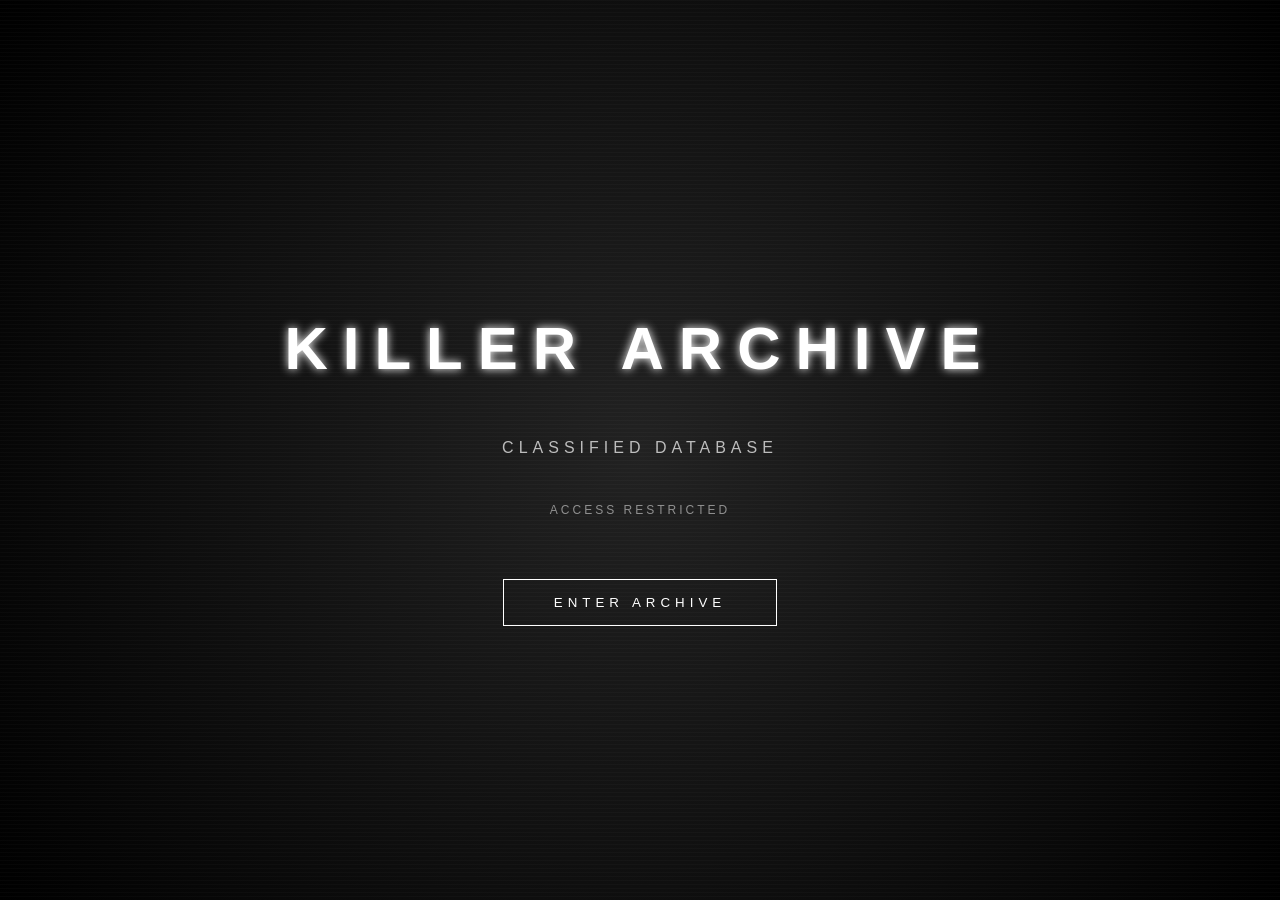
<file: index.html>
<!DOCTYPE html>
<html>

<head>

    <title>KILLER ARCHIVE</title>

    <link rel="stylesheet" href="style.css">

</head>


<body>

<main class="home">

    <h1>KILLER ARCHIVE</h1>

    <p class="subtitle">
        CLASSIFIED DATABASE
    </p>

    <p class="warning">
        ACCESS RESTRICTED
    </p>

<a href="authorization.html">

<button>
    ENTER ARCHIVE
</button>

</a >

</body>

</html>
</file>
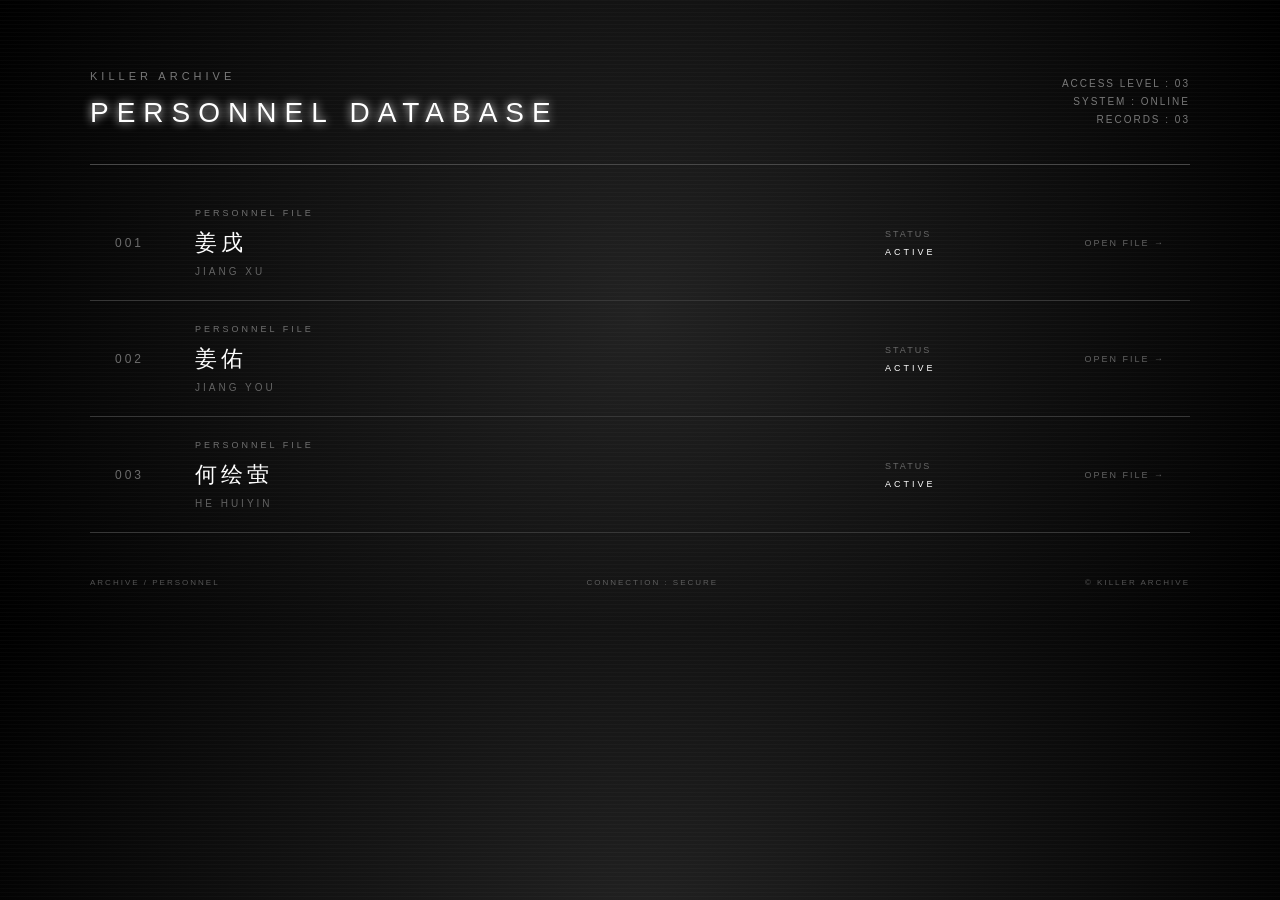
<file: archive.html>
<!DOCTYPE html>
<html>

<head>

    <title>Personnel Database</title>

    <link rel="stylesheet" href="style.css">

</head>


<body>

    <main class="archive-page">

        <header class="archive-header">

            <div>
                <p class="small-text">KILLER ARCHIVE</p >
                <h1>PERSONNEL DATABASE</h1>
            </div>

            <div class="system-info">
                <p>ACCESS LEVEL : 03</p >
                <p>SYSTEM : ONLINE</p >
                <p>RECORDS : 03</p >
            </div>

        </header>


        <div class="archive-line"></div>


        <section class="records">

           <a href="jiangxu.html" class="record">

                <div class="record-number">
                    001
                </div>

                <div class="record-main">

                    <p class="record-type">
                        PERSONNEL FILE
                    </p >

                    <h2>姜戌</h2>

                    <p class="english-name">
                        JIANG XU
                    </p >

                </div>

                <div class="record-status">

                    <p>STATUS</p >
                    <strong>ACTIVE</strong>

                </div>

                <div class="open-file">
                    OPEN FILE →
                </div>

            </a >


            <a href="#" class="record">

                <div class="record-number">
                    002
                </div>

                <div class="record-main">

                    <p class="record-type">
                        PERSONNEL FILE
                    </p >

                    <h2>姜佑</h2>

                    <p class="english-name">
                        JIANG YOU
                    </p >

                </div>

                <div class="record-status">

                    <p>STATUS</p >
                    <strong>ACTIVE</strong>

                </div>

                <div class="open-file">
                    OPEN FILE →
                </div>

            </a >


            <a href="#" class="record">

                <div class="record-number">
                    003
                </div>

                <div class="record-main">

                    <p class="record-type">
                        PERSONNEL FILE
                    </p >

                    <h2>何绘萤</h2>

                    <p class="english-name">
                        HE HUIYIN
                    </p >

                </div>

                <div class="record-status">

                    <p>STATUS</p >
                    <strong>ACTIVE</strong>

                </div>

                <div class="open-file">
                    OPEN FILE →
                </div>

            </a >

        </section>


        <footer class="archive-footer">

            <span>ARCHIVE / PERSONNEL</span>

            <span>CONNECTION : SECURE</span>

            <span>© KILLER ARCHIVE</span>

        </footer>

    </main>

</body>

</html>
</file>
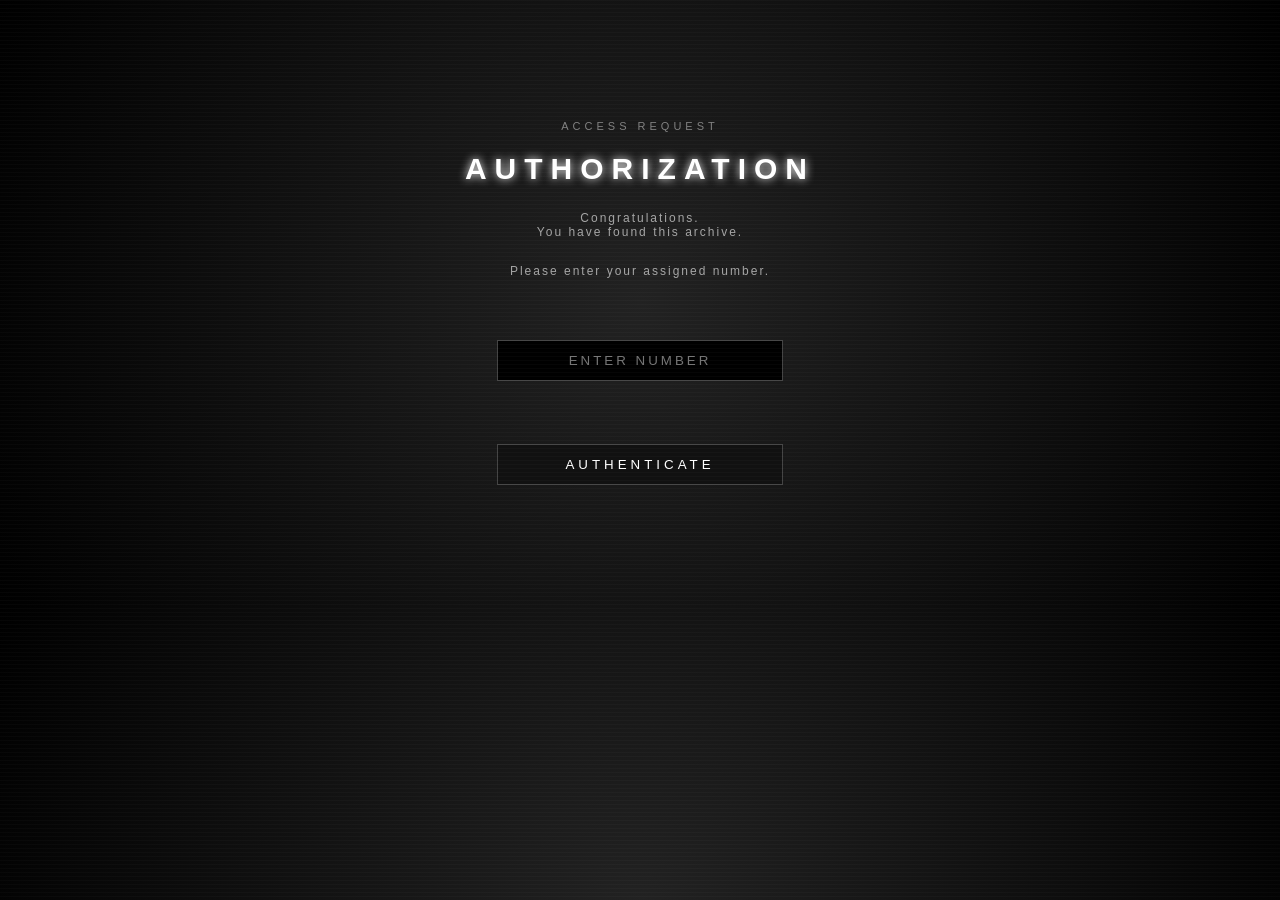
<file: authorization.html>
<!DOCTYPE html>
<html>

<head>

    <title>Authorization</title>

    <link rel="stylesheet" href="style.css">

</head>

<body>

    <main class="auth-page">

        <p class="small-text">
            ACCESS REQUEST
        </p >

        <h1>AUTHORIZATION</h1>

        <p class="auth-text">
            Congratulations.<br>
            You have found this archive.
        </p >

        <p class="auth-text">
            Please enter your assigned number.
        </p >

        <input
            type="text"
            id="codeInput"
            placeholder="ENTER NUMBER">
<p id="message"></p >
        <button onclick="enterArchive()">
            AUTHENTICATE
        </button>

    </main>

    <script src="script.js"></script>

</body>

</html>
</file>
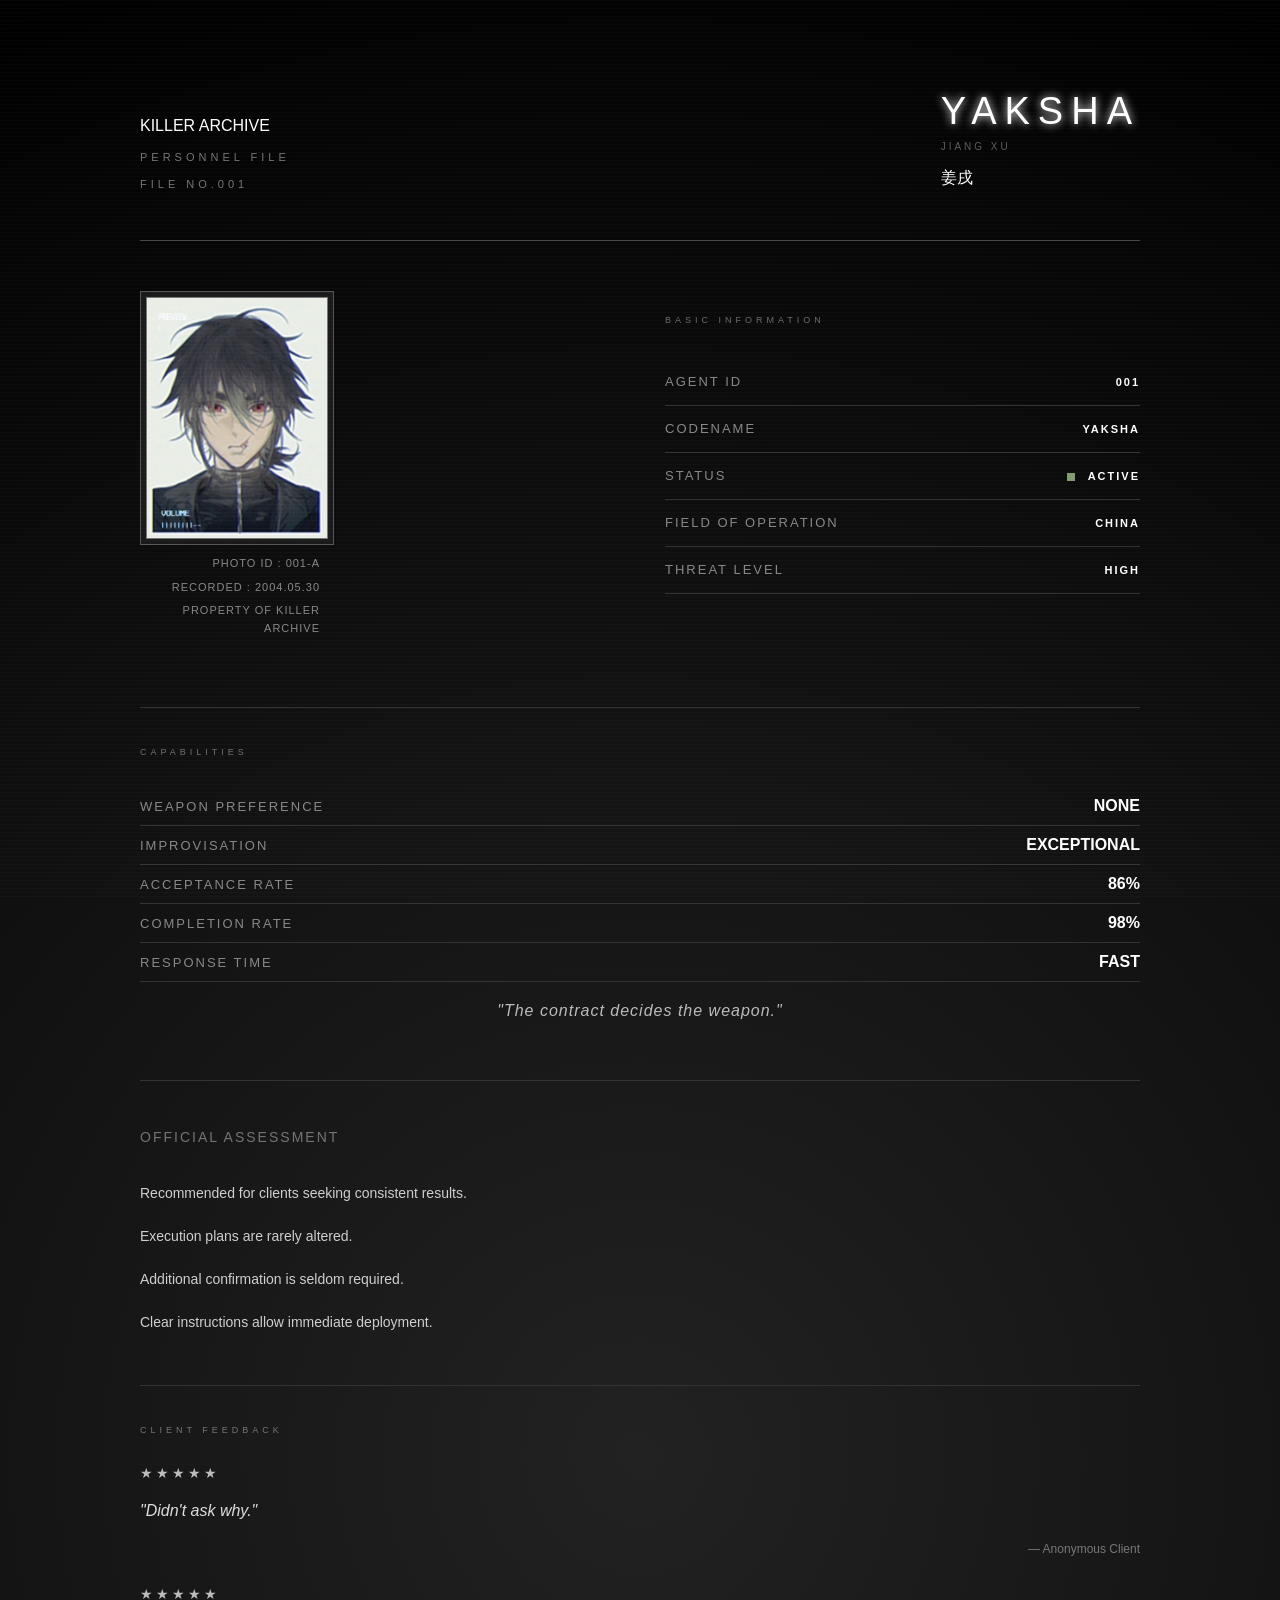
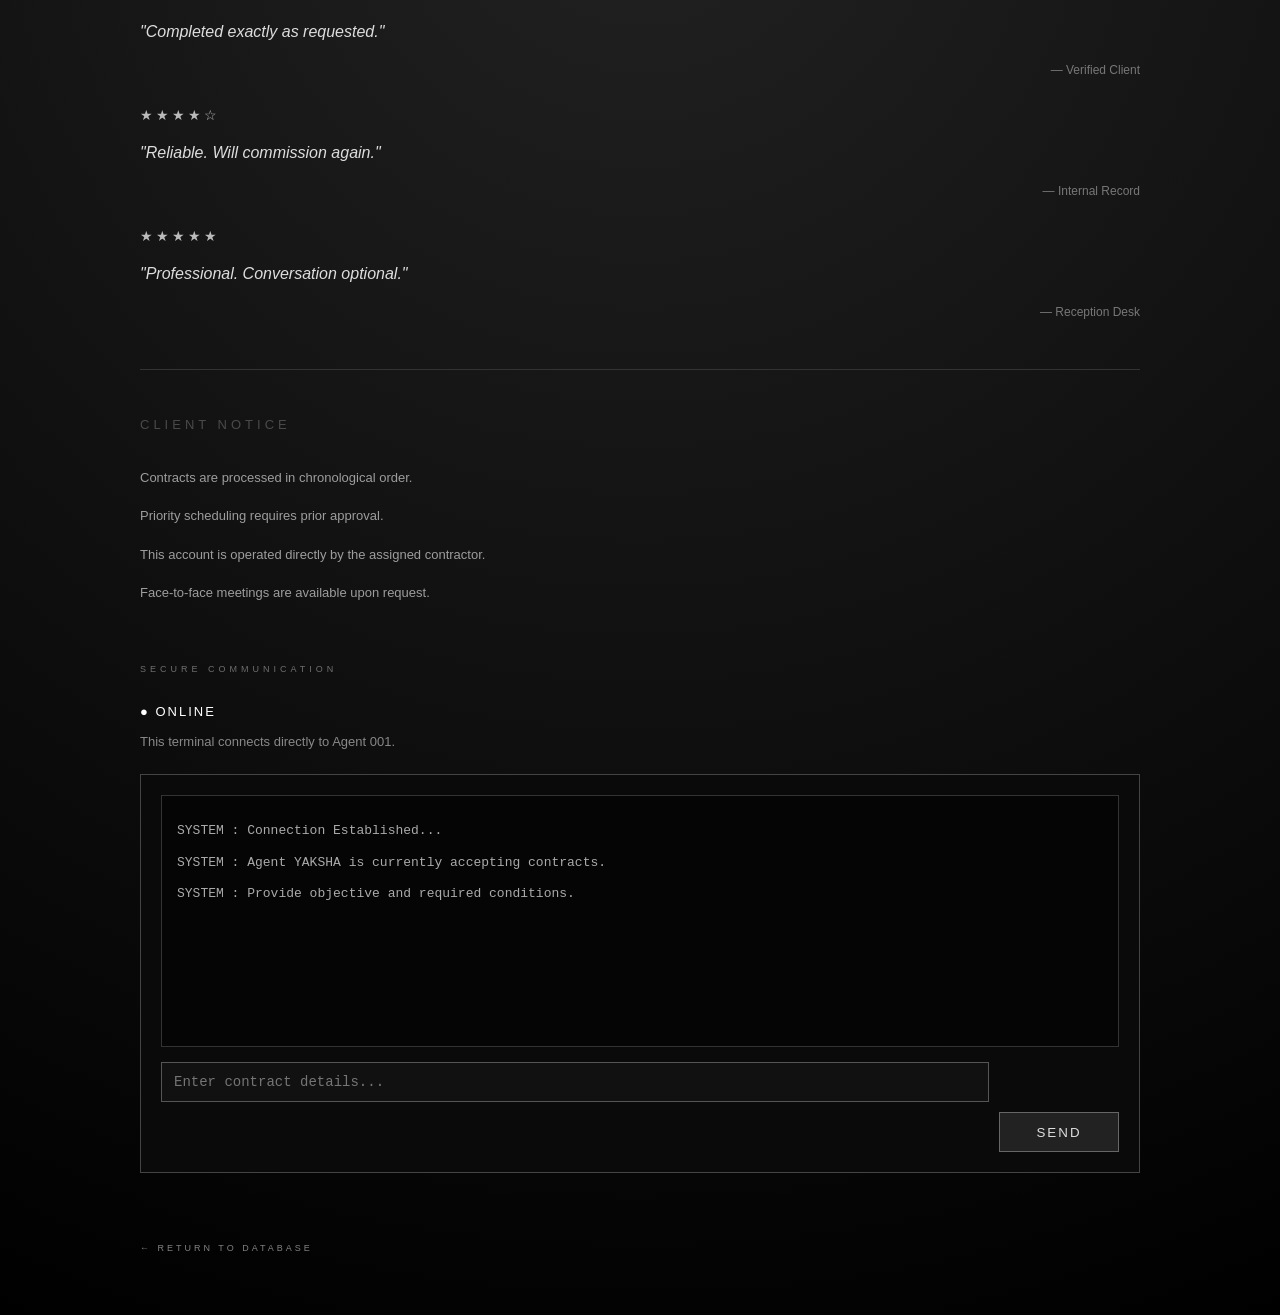
<file: jiangxu.html>
<!DOCTYPE html>
<html lang="en">

<head>

    <meta charset="UTF-8">

    <meta name="viewport" content="width=device-width, initial-scale=1.0">

    <title>JIANG XU — Personnel File</title>

    <link rel="stylesheet" href="style.css">
    <script src="script.js" defer></script>
</head>


<body>


<main class="character-page">



<!-- =========================
     HEADER
========================== -->


<header class="character-header">


    <div class="header-left">


        <p class="archive-title">
            KILLER ARCHIVE
        </p >


        <p class="small-text">
            PERSONNEL FILE
        </p >


        <p class="small-text">
            FILE NO.001
        </p >


    </div>




    <div class="header-right">


        <h1>
            YAKSHA
        </h1>


        <p class="english-name">
            JIANG XU
        </p >


        <p class="chinese-name">
            姜戌
        </p >


    </div>


</header>




<div class="archive-line"></div>





<!-- =========================
     PHOTO + BASIC INFORMATION
========================== -->


<section class="character-info">



    <div class="photo-area">



        <div class="photo-placeholder">


            <img src="images/jiangxu-id.jpg" alt="JIANG XU">


        </div>



        <div class="photo-caption">


            <span>
                PHOTO ID : 001-A
            </span>


            <span>
                RECORDED : 2004.05.30
            </span>


            <span>
                PROPERTY OF KILLER ARCHIVE
            </span>


        </div>


    </div>





    <div class="basic-info">



        <p class="info-title">
            BASIC INFORMATION
        </p >




        <div class="info-row">

            <span>
                AGENT ID
            </span>

            <span>
                001
            </span>

        </div>




        <div class="info-row">

            <span>
                CODENAME
            </span>

            <span>
                YAKSHA
            </span>

        </div>




        <div class="info-row">

            <span>
                STATUS
            </span>

            <span>

                <span class="status-dot active"></span>

                ACTIVE

            </span>

        </div>




        <div class="info-row">

            <span>
                FIELD OF OPERATION
            </span>

            <span>
                CHINA
            </span>

        </div>




        <div class="info-row">

            <span>
                THREAT LEVEL
            </span>

            <span>
                HIGH
            </span>

        </div>



    </div>



</section>
<!-- =========================
     CAPABILITIES
========================== -->


<section class="profile">


    <p class="info-title">
        CAPABILITIES
    </p >



    <div class="info-row">

        <span>
            WEAPON PREFERENCE
        </span>

        <span>
            NONE
        </span>

    </div>



    <div class="info-row">

        <span>
            IMPROVISATION
        </span>

        <span>
            EXCEPTIONAL
        </span>

    </div>



    <div class="info-row">

        <span>
            ACCEPTANCE RATE
        </span>

        <span>
            86%
        </span>

    </div>



    <div class="info-row">

        <span>
            COMPLETION RATE
        </span>

        <span>
            98%
        </span>

    </div>



    <div class="info-row">

        <span>
            RESPONSE TIME
        </span>

        <span>
            FAST
        </span>

    </div>



    <p class="quote">

        "The contract decides the weapon."

    </p >


</section>





<!-- =========================
     OFFICIAL ASSESSMENT
========================== -->


<section class="assessment">


    <p class="info-title">
        OFFICIAL ASSESSMENT
    </p >



    <p>
        Recommended for clients seeking
        consistent results.
    </p >



    <p>
        Execution plans are rarely altered.
    </p >



    <p>
        Additional confirmation is seldom required.
    </p >



    <p>
        Clear instructions allow
        immediate deployment.
    </p >



</section>







<!-- =========================
     CLIENT FEEDBACK
========================== -->


<section class="feedback">


    <p class="info-title">
        CLIENT FEEDBACK
    </p >




    <div class="feedback-card">


        <div class="stars">
            ★★★★★
        </div>


        <p class="feedback-text">

            "Didn't ask why."

        </p >


        <p class="feedback-author">

            — Anonymous Client

        </p >


    </div>





    <div class="feedback-card">


        <div class="stars">
            ★★★★★
        </div>


        <p class="feedback-text">

            "Completed exactly as requested."

        </p >


        <p class="feedback-author">

            — Verified Client

        </p >


    </div>





    <div class="feedback-card">


        <div class="stars">
            ★★★★☆
        </div>


        <p class="feedback-text">

            "Reliable. Will commission again."

        </p >


        <p class="feedback-author">

            — Internal Record

        </p >


    </div>





    <div class="feedback-card">


        <div class="stars">
            ★★★★★
        </div>


        <p class="feedback-text">

            "Professional. Conversation optional."

        </p >


        <p class="feedback-author">

            — Reception Desk

        </p >


    </div>



</section>
<!-- =========================
     CLIENT NOTICE
========================== -->


<section class="notice">


    <p class="info-title">
        CLIENT NOTICE
    </p >



    <p>
        Contracts are processed in chronological order.
    </p >



    <p>
        Priority scheduling requires prior approval.
    </p >



    <p>
        This account is operated directly by the assigned contractor.
    </p >



    <p>
        Face-to-face meetings are available upon request.
    </p >



</section>





<!-- =========================
     SECURE COMMUNICATION
========================== -->


<section class="terminal">

    <p class="info-title">
        SECURE COMMUNICATION
    </p >



    <p class="terminal-status">
        ● ONLINE
    </p >



    <p class="terminal-note">
        This terminal connects directly to Agent 001.
    </p >





    <div class="terminal-window">



        <div class="chat-log" id="chat-log">


            <p>
                SYSTEM : Connection Established...
            </p >


            <p>
                SYSTEM : Agent YAKSHA is currently accepting contracts.
            </p >


            <p>
                SYSTEM : Provide objective and required conditions.
            </p >



        </div>





        <div class="chat-input">



            <input
                id="message-input"
                type="text"
                placeholder="Enter contract details..."
            >



            <button id="send-button">

                SEND

            </button>



        </div>





    </div>



</section>






<a href="" class="return-button">

    ← RETURN TO DATABASE

</a >





</main>



</body>


</html>
</file>
<file: style.css>
body {

    margin: 0;

   background:
radial-gradient(circle, #222, black);

    color: white;

    font-family: Arial, sans-serif;

}


.home {

    height: 100vh;

    display: flex;

    flex-direction: column;

    justify-content: center;

    align-items: center;

}


h1 {

    font-size: 60px;

    letter-spacing: 15px;

    text-shadow:
    0 0 10px white;

}


.subtitle {

    font-size: 16px;

    letter-spacing: 5px;

    opacity: 0.7;

}


button {

    margin-top:50px;

    padding:15px 50px;

    background:transparent;

    color:white;

    border:1px solid white;

    cursor:pointer;

    letter-spacing:5px;

    transition:0.3s;

}
button:hover {

    background:white;

    color:black;

    box-shadow:
    0 0 20px white;

}
body::before {

    content:"";

    position: fixed;

    top:0;

    left:0;

    width:100%;

    height:100%;

    background:
    repeating-linear-gradient(
        0deg,
        transparent,
        transparent 3px,
        rgba(255,255,255,0.05) 4px
    );

    pointer-events:none;

}
.warning {

    margin-top:30px;

    font-size:12px;

    letter-spacing:3px;

    opacity:0.5;

}
.archive {

    width: 800px;

    margin: 0 auto;

    padding-top: 100px;

}


.archive-number {

    font-size: 12px;

    letter-spacing: 4px;

    opacity: 0.5;

}


.archive h1 {

    margin-top: 30px;

    font-size: 45px;

    letter-spacing: 8px;

}


.personnel-list {

    margin-top: 80px;

    border-top: 1px solid #444;

}


.person {

    display: flex;

    justify-content: space-between;

    padding: 25px 10px;

    border-bottom: 1px solid #444;

    color: white;

    letter-spacing: 4px;

    transition: 0.3s;

}


.person:hover {

    padding-left: 30px;

    background: #111;

}


.personnel-list a {

    text-decoration: none;

}


.access-level {

    margin-top: 50px;

    font-size: 11px;

    letter-spacing: 3px;

    opacity: 0.4;

}
/* =========================
   PERSONNEL DATABASE
   ========================= */

.archive-page {

    width: 90%;

    max-width: 1100px;

    margin: 0 auto;

    padding: 70px 0 40px;

}


/* 顶部 */

.archive-header {

    display: flex;

    justify-content: space-between;

    align-items: flex-end;

}


.small-text {

    margin: 0 0 15px;

    font-size: 11px;

    letter-spacing: 4px;

    opacity: 0.45;

}


.archive-header h1 {

    margin: 0;

    font-size: 28px;

    font-weight: normal;

    letter-spacing: 8px;

}


.system-info {

    text-align: right;

    font-size: 10px;

    line-height: 1.8;

    letter-spacing: 2px;

    opacity: 0.45;

}


.system-info p {

    margin: 0;

}


/* 横线 */

.archive-line {

    width: 100%;

    height: 1px;

    margin: 35px 0 0;

    background: #444;

}


/* 档案列表 */

.records {

    margin-top: 20px;

}


/* 每一张档案 */

.record {

    display: grid;

    grid-template-columns: 80px 1fr 150px 130px;

    align-items: center;

    min-height: 115px;

    padding: 0 25px;

    border-bottom: 1px solid #333;

    color: white;

    text-decoration: none;

    transition: 0.3s;

}


/* 编号 */

.record-number {

    font-size: 12px;

    letter-spacing: 3px;

    opacity: 0.4;

}


/* 中间主要资料 */

.record-type {

    margin: 0 0 10px;

    font-size: 9px;

    letter-spacing: 3px;

    opacity: 0.4;

}


.record-main h2 {

    margin: 0;

    font-size: 22px;

    font-weight: normal;

    letter-spacing: 4px;

}


.english-name {

    margin: 8px 0 0;

    font-size: 10px;

    letter-spacing: 3px;

    opacity: 0.35;

}


/* 状态 */

.record-status {

    font-size: 9px;

    letter-spacing: 2px;

}


.record-status p {

    margin: 0 0 8px;

    opacity: 0.35;

}


.record-status strong {

    font-weight: normal;

    letter-spacing: 3px;

}


/* OPEN FILE */

.open-file {

    text-align: right;

    font-size: 9px;

    letter-spacing: 2px;

    opacity: 0.35;

}


/* 鼠标移动到档案上 */

.record:hover {

    padding-left: 40px;

    background: #111;

}


.record:hover .open-file {

    opacity: 1;

}


/* 底部 */

.archive-footer {

    display: flex;

    justify-content: space-between;

    margin-top: 45px;

    font-size: 8px;

    letter-spacing: 2px;

    opacity: 0.3;

}
/* =========================
   CHARACTER PAGE
   ========================= */

.character-page {

    width: 90%;

    max-width: 1000px;

    margin: 0 auto;

    padding: 70px 0 60px;

}


.character-header {

    display: flex;

    justify-content: space-between;

    align-items: flex-end;

}


.character-header h1 {

    margin: 20px 0 8px;

    font-size: 38px;

    font-weight: normal;

    letter-spacing: 8px;

}


.character-status {

    text-align: right;

    font-size: 9px;

    letter-spacing: 3px;

    opacity: 0.5;

}


.character-status p {

    margin: 0 0 8px;

}


.character-status strong {

    font-weight: normal;

    color: #aaa;

}


.character-info {

    display: grid;

    grid-template-columns: 1fr 1fr;

    gap: 50px;

    margin-top: 50px;

}
/* 暂时没有图片，所以先做一个图片框 */
.photo-placeholder {

    width: 180px;

    height: 240px;

    border: 1px solid #333;

    display: flex;

    flex-direction: column;

    justify-content: center;

    align-items: center;

    color: #555;

}
.photo-placeholder span {

    font-size: 12px;

    letter-spacing: 5px;

}


.photo-placeholder small {

    margin-top: 15px;

    font-size: 8px;

    letter-spacing: 2px;

}


.basic-info {

    padding-top: 20px;

    font-size: 11px;

    letter-spacing: 2px;

    line-height: 2;

}


.basic-info p {

    margin: 0 0 15px;

}


.info-title {

    margin-bottom: 30px !important;

    font-size: 9px;

    letter-spacing: 4px;

    opacity: 0.4;

}


.profile {

    margin-top: 70px;

    padding-top: 30px;

    border-top: 1px solid #333;

}


.redacted {

    margin: 8px 0;

    font-size: 10px;

    letter-spacing: 3px;

    color: #555;

}


.return-button {

    display: inline-block;

    margin-top: 70px;

    color: white;

    text-decoration: none;

    font-size: 9px;

    letter-spacing: 3px;

    opacity: 0.5;

    transition: 0.3s;

}


.return-button:hover {

    opacity: 1;

}
.photo-area {

    width: 180px;

}


.photo-caption {

    display: flex;

    justify-content: space-between;

    margin-top: 10px;

    font-size: 7px;

    letter-spacing: 1px;

    line-height: 1.6;

    color: #555;

}
.photo-placeholder{

    width:180px;

    height:240px;

    border:1px solid #555;

    overflow:hidden;

    background:#1a1a1a;

    padding:6px;

}

.photo-placeholder img{

    width:100%;

    height:100%;

    object-fit:cover;

    display:block;

    border:1px solid #777;

}

.photo-caption{

    margin-top:10px;

    display:flex;

    flex-direction:column;

    gap:6px;

    font-size:11px;

    color:#888;

    letter-spacing:1px;

    text-align:right;

}

/* =====================
   AUTHORIZATION
===================== */

.auth-page{

    width:500px;

    margin:120px auto;

    text-align:center;

}

.auth-page h1{

    margin:20px 0;

    font-size:30px;

    letter-spacing:8px;

}

.auth-text{

    margin-top:25px;

    font-size:12px;

    opacity:.6;

    letter-spacing:2px;

}

#codeInput{

    width:260px;

    margin-top:50px;

    padding:12px;

    background:black;

    color:white;

    border:1px solid #444;

    text-align:center;

    letter-spacing:3px;

}

.auth-page button{

    display:block;

    width:286px;

    margin:25px auto;

    padding:12px;

    background:#111;

    color:white;

    border:1px solid #444;

    cursor:pointer;

    letter-spacing:4px;

}

.auth-page button:hover{

    background:#222;

}#message{

    height:20px;

    margin-top:18px;

    font-size:11px;

    letter-spacing:3px;

    color:#999;

}.info-row{

    display:flex;

    justify-content:space-between;

    align-items:center;

    padding:10px 0;

    border-bottom:1px solid #333;

}

.info-row span:first-child{

    color:#888;

    font-size:13px;

    letter-spacing:2px;

}

.info-row span:last-child{

    color:#ffffff;

    font-weight:bold;


}.quote{

    margin-top:20px;

    color:#bbbbbb;

    font-style:italic;

    text-align:center;

    letter-spacing:1px;

}
.status-dot{

    display:inline-block;

    width:8px;

    height:8px;

    background:#7f9b72;

    margin-right:8px;

    vertical-align:middle;

}
.photo-placeholder img{

    width:100%;

    height:100%;

    object-fit:cover;

    display:block;

}
.assessment{

    margin-top:60px;

}

.assessment p{

    color:#cfcfcf;

    line-height:1.8;

    margin-bottom:18px;

    font-size:14px;

}

.assessment .info-title{

    color:white;

    letter-spacing:2px;

    margin-bottom:25px;

}
.notice{

    margin-top:50px;

}

.notice p{

    color:#9d9d9d;

    line-height:1.8;

    margin-bottom:15px;

    font-size:13px;

}
.assessment{

    margin-top:60px;

    padding-top:30px;

    border-top:1px solid #333;

}

.notice{

    margin-top:50px;

    padding-top:30px;

    border-top:1px solid #333;

}
.feedback{

    margin-top:50px;

    padding-top:30px;

    border-top:1px solid #333;

}

.feedback-card{

    margin-bottom:30px;

}

.stars{

    color:#bbbbbb;

    letter-spacing:3px;

    font-size:14px;

    margin-bottom:10px;

}

.feedback-text{

    color:#dddddd;

    font-style:italic;

    line-height:1.8;

}

.feedback-author{

    margin-top:8px;

    color:#777;

    font-size:12px;

    text-align:right;

}
.assessment-row{

    display:flex;

    justify-content:space-between;

    border-bottom:1px solid #2f2f2f;

    padding:14px 0;

}.assessment-row span:first-child{

    color:#777;

    letter-spacing:1px;

    font-size:13px;

}.assessment-row span:last-child{

    color:white;

    font-weight:500;

}/* =====================
SECURE COMMUNICATION
===================== */

.terminal{

    margin-top:60px;

}

.terminal-status{

    color:#ffffff;

    font-size:13px;

    letter-spacing:2px;

    margin:15px 0;

}

.terminal-note{

    color:#888;

    font-size:13px;

    margin-bottom:25px;

}

.terminal-window{

    border:1px solid #444;

    background:#111;

    padding:20px;

}

.terminal-log{

    font-family:monospace;

    color:#bfbfbf;

    line-height:1.8;

    margin-bottom:20px;

    border-bottom:1px solid #333;

    padding-bottom:20px;

}

.terminal input{

    width:100%;

    box-sizing:border-box;

    background:#000;

    color:white;

    border:1px solid #444;

    padding:12px;

    margin-bottom:15px;

    font-size:14px;

}

.terminal input:focus{

    outline:none;

    border:1px solid white;

}

.terminal button{

    width:100%;

    background:#181818;

    color:white;

    border:1px solid #555;

    padding:12px;

    cursor:pointer;

    letter-spacing:2px;

    transition:.25s;

}

.terminal button:hover{

    background:white;

    color:black;

}
/* =========================
   SECURE COMMUNICATION
========================== */


.terminal-window{

    width:100%;

    min-height:300px;

    border:1px solid #444;

    padding:20px;

    background:#0a0a0a;

    margin-top:20px;

    box-sizing:border-box;

}



.chat-log{

    min-height:220px;

    border:1px solid #333;

    padding:15px;

    background:#050505;

    color:#aaa;

    font-family:monospace;

    font-size:13px;

    line-height:1.8;

}



.chat-log p{

    margin:8px 0;

}



.chat-input{

    display:flex;

    width:100%;

    gap:10px;

    margin-top:15px;

    box-sizing:border-box;

}



.chat-input input{

    flex:1;

    width:100%;

    height:40px;

    background:#111;

    border:1px solid #555;

    color:#ddd;

    padding:12px;

    font-family:monospace;

    box-sizing:border-box;

}


.chat-input button{

    width:120px;

    height:40px;

    background:#222;

    color:#ddd;

    border:1px solid #666;

    padding:0;

    cursor:pointer;

}


.chat-input button:hover{

    background:#444;

}
</file>
